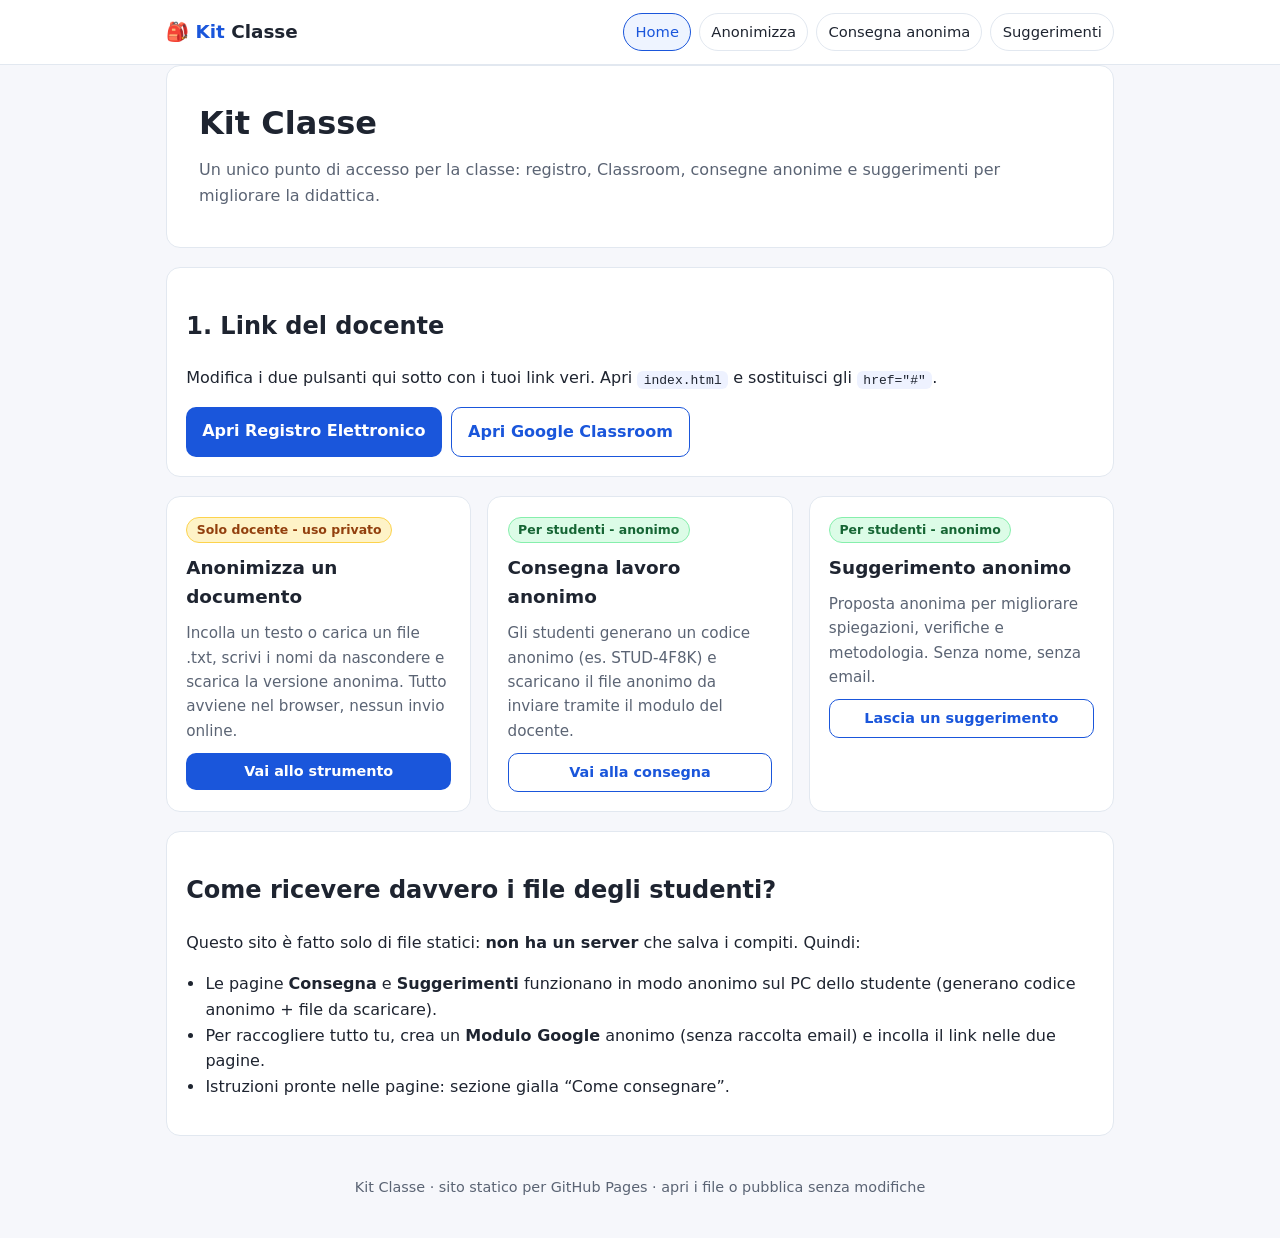
<file: index.html>
<!DOCTYPE html>
<html lang="it">
<head>
  <meta charset="UTF-8">
  <meta name="viewport" content="width=device-width, initial-scale=1.0">
  <title>Kit Classe - home</title>
  <link rel="stylesheet" href="style.css">
</head>
<body>
<header>
  <div class="nav">
    <a class="brand" href="index.html">🎒 <span>Kit</span> Classe</a>
    <nav class="links">
      <a href="index.html" class="active">Home</a>
      <a href="anonimizza.html">Anonimizza</a>
      <a href="consegna-anonima.html">Consegna anonima</a>
      <a href="suggerimenti.html">Suggerimenti</a>
    </nav>
  </div>
</header>

<main class="container">
  <section class="hero">
    <h1>Kit Classe</h1>
    <p>Un unico punto di accesso per la classe: registro, Classroom, consegne anonime e suggerimenti per migliorare la didattica.</p>
  </section>

  <section class="panel">
    <h2>1. Link del docente</h2>
    <p>Modifica i due pulsanti qui sotto con i tuoi link veri. Apri <code>index.html</code> e sostituisci gli <code>href="#"</code>.</p>
    <div class="row">
      <!-- MODIFICA QUI: incolla il link del registro al posto di # -->
      <a class="btn" href="#" id="link-registro">Apri Registro Elettronico</a>
      <!-- MODIFICA QUI: incolla il link di Google Classroom al posto di # -->
      <a class="btn secondary" href="#" id="link-classroom">Apri Google Classroom</a>
    </div>
  </section>

  <div class="grid">
    <div class="card">
      <span class="badge">Solo docente - uso privato</span>
      <h3>Anonimizza un documento</h3>
      <p>Incolla un testo o carica un file .txt, scrivi i nomi da nascondere e scarica la versione anonima. Tutto avviene nel browser, nessun invio online.</p>
      <a class="btn small" href="anonimizza.html">Vai allo strumento</a>
    </div>
    <div class="card">
      <span class="badge green">Per studenti - anonimo</span>
      <h3>Consegna lavoro anonimo</h3>
      <p>Gli studenti generano un codice anonimo (es. STUD-4F8K) e scaricano il file anonimo da inviare tramite il modulo del docente.</p>
      <a class="btn small secondary" href="consegna-anonima.html">Vai alla consegna</a>
    </div>
    <div class="card">
      <span class="badge green">Per studenti - anonimo</span>
      <h3>Suggerimento anonimo</h3>
      <p>Proposta anonima per migliorare spiegazioni, verifiche e metodologia. Senza nome, senza email.</p>
      <a class="btn small secondary" href="suggerimenti.html">Lascia un suggerimento</a>
    </div>
  </div>

  <section class="panel">
    <h2>Come ricevere davvero i file degli studenti?</h2>
    <p>Questo sito è fatto solo di file statici: <strong>non ha un server</strong> che salva i compiti. Quindi:</p>
    <ul class="list">
      <li>Le pagine <strong>Consegna</strong> e <strong>Suggerimenti</strong> funzionano in modo anonimo sul PC dello studente (generano codice anonimo + file da scaricare).</li>
      <li>Per raccogliere tutto tu, crea un <strong>Modulo Google</strong> anonimo (senza raccolta email) e incolla il link nelle due pagine.</li>
      <li>Istruzioni pronte nelle pagine: sezione gialla “Come consegnare”.</li>
    </ul>
  </section>
</main>

<footer>Kit Classe · sito statico per GitHub Pages · apri i file o pubblica senza modifiche</footer>
</body>
</html>
</file>
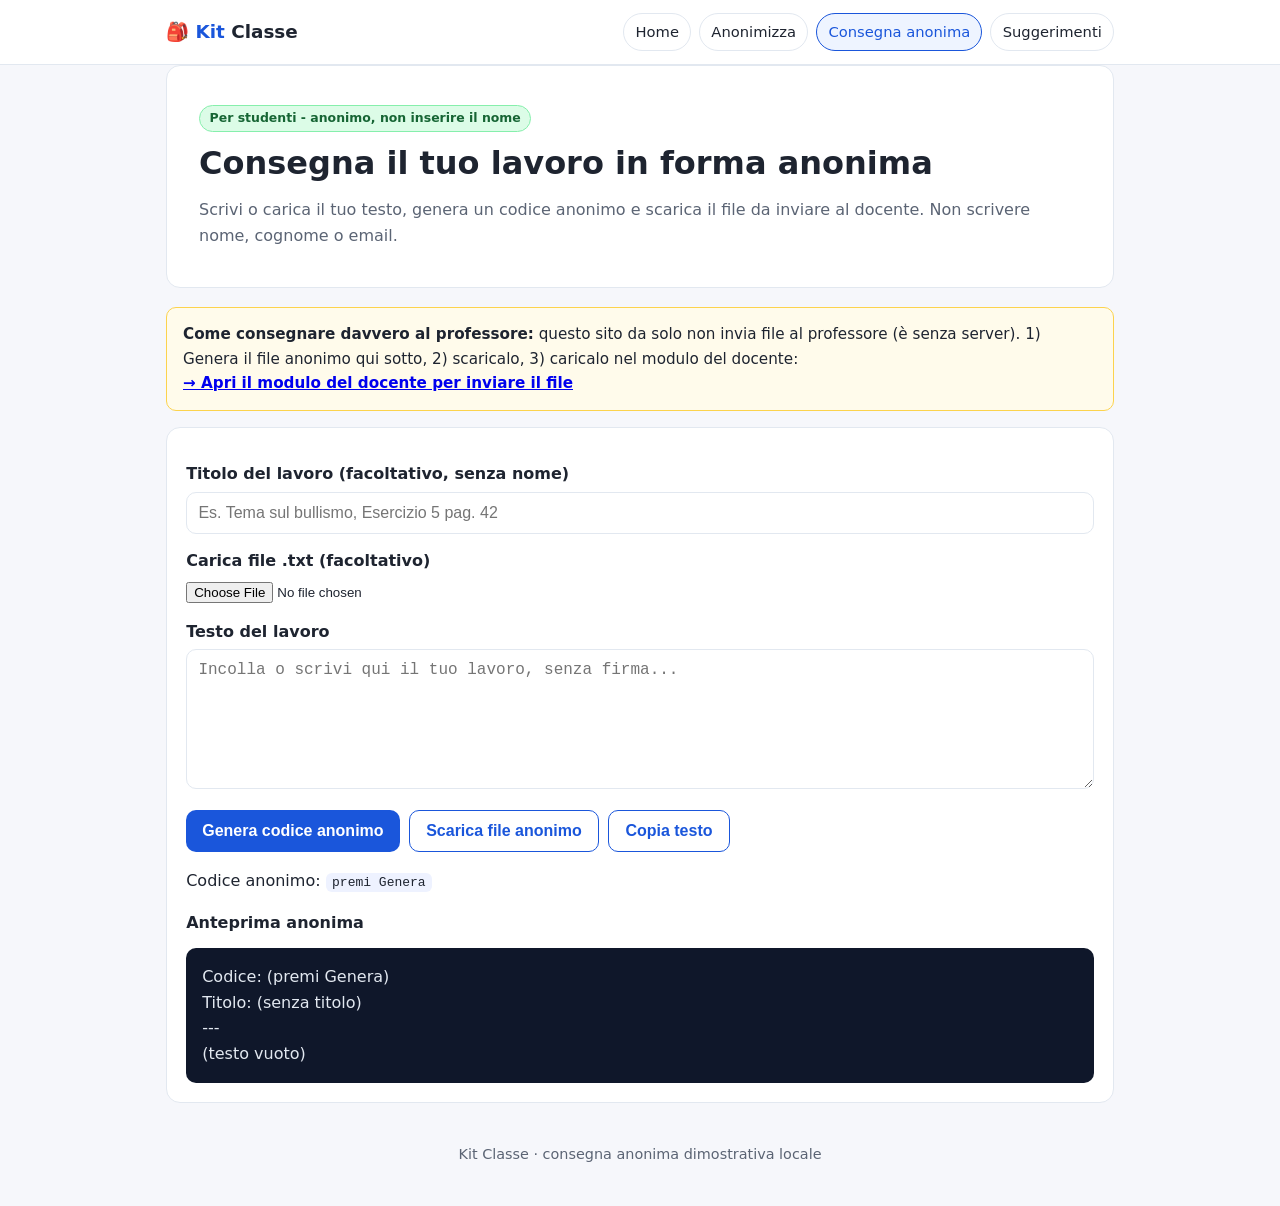
<file: consegna-anonima.html>
<!DOCTYPE html>
<html lang="it">
<head>
  <meta charset="UTF-8">
  <meta name="viewport" content="width=device-width, initial-scale=1.0">
  <title>Consegna anonima - Kit Classe</title>
  <link rel="stylesheet" href="style.css">
</head>
<body>
<header>
  <div class="nav">
    <a class="brand" href="index.html">🎒 <span>Kit</span> Classe</a>
    <nav class="links">
      <a href="index.html">Home</a>
      <a href="anonimizza.html">Anonimizza</a>
      <a href="consegna-anonima.html" class="active">Consegna anonima</a>
      <a href="suggerimenti.html">Suggerimenti</a>
    </nav>
  </div>
</header>

<main class="container">
  <section class="hero">
    <p><span class="badge green">Per studenti - anonimo, non inserire il nome</span></p>
    <h1>Consegna il tuo lavoro in forma anonima</h1>
    <p>Scrivi o carica il tuo testo, genera un codice anonimo e scarica il file da inviare al docente. Non scrivere nome, cognome o email.</p>
  </section>

  <div class="notice">
    <strong>Come consegnare davvero al professore:</strong>
    questo sito da solo non invia file al professore (è senza server).
    1) Genera il file anonimo qui sotto, 2) scaricalo, 3) caricalo nel modulo del docente:
    <!-- MODIFICA QUI: incolla il link al Modulo Google per le consegne -->
    <br><a href="#" id="link-modulo-compiti"><strong>→ Apri il modulo del docente per inviare il file</strong></a>
  </div>

  <section class="panel">
    <label for="titolo">Titolo del lavoro (facoltativo, senza nome)</label>
    <input type="text" id="titolo" placeholder="Es. Tema sul bullismo, Esercizio 5 pag. 42">
    <label for="file-lavoro">Carica file .txt (facoltativo)</label>
    <input type="file" id="file-lavoro" accept=".txt,.md">
    <label for="testo-lavoro">Testo del lavoro</label>
    <textarea id="testo-lavoro" placeholder="Incolla o scrivi qui il tuo lavoro, senza firma..."></textarea>

    <div class="row">
      <button class="btn" id="btn-generacodice">Genera codice anonimo</button>
      <button class="btn secondary" id="btn-scarica-lavoro">Scarica file anonimo</button>
      <button class="btn secondary" id="btn-copia-lavoro">Copia testo</button>
    </div>

    <p>Codice anonimo: <code id="codice">premi Genera</code></p>
    <label>Anteprima anonima</label>
    <div class="output" id="anteprima">Qui vedrai l'anteprima con il tuo codice...</div>
  </section>
</main>

<footer>Kit Classe · consegna anonima dimostrativa locale</footer>
<script src="js/consegna.js"></script>
</body>
</html>
</file>
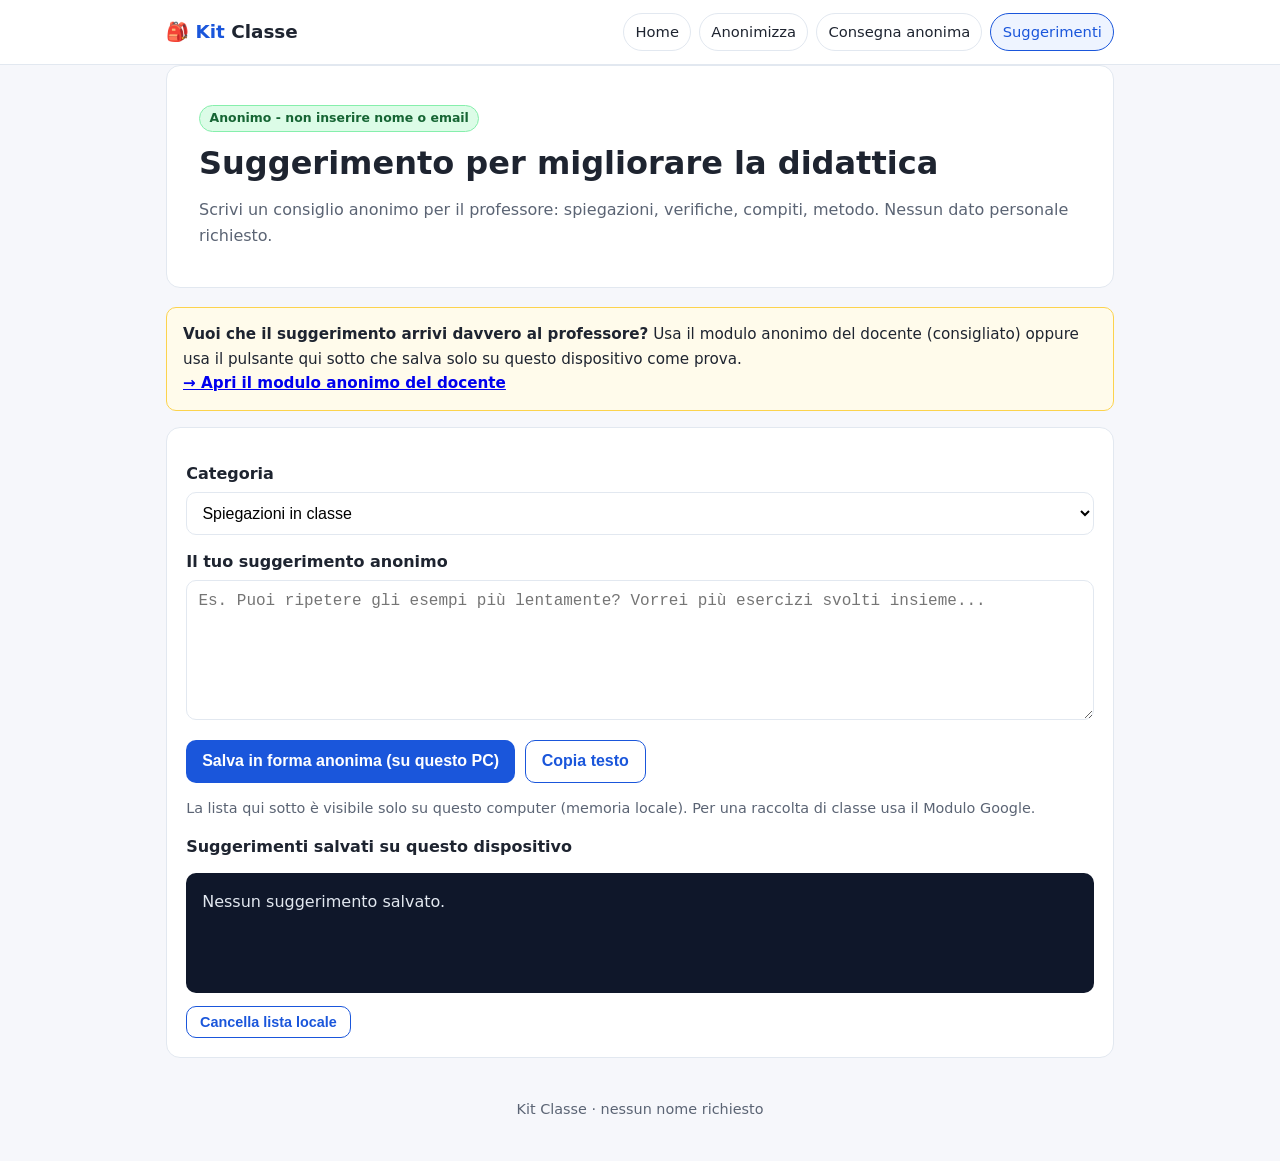
<file: suggerimenti.html>
<!DOCTYPE html>
<html lang="it">
<head>
  <meta charset="UTF-8">
  <meta name="viewport" content="width=device-width, initial-scale=1.0">
  <title>Suggerimento anonimo - Kit Classe</title>
  <link rel="stylesheet" href="style.css">
</head>
<body>
<header>
  <div class="nav">
    <a class="brand" href="index.html">🎒 <span>Kit</span> Classe</a>
    <nav class="links">
      <a href="index.html">Home</a>
      <a href="anonimizza.html">Anonimizza</a>
      <a href="consegna-anonima.html">Consegna anonima</a>
      <a href="suggerimenti.html" class="active">Suggerimenti</a>
    </nav>
  </div>
</header>

<main class="container">
  <section class="hero">
    <p><span class="badge green">Anonimo - non inserire nome o email</span></p>
    <h1>Suggerimento per migliorare la didattica</h1>
    <p>Scrivi un consiglio anonimo per il professore: spiegazioni, verifiche, compiti, metodo. Nessun dato personale richiesto.</p>
  </section>

  <div class="notice">
    <strong>Vuoi che il suggerimento arrivi davvero al professore?</strong>
    Usa il modulo anonimo del docente (consigliato) oppure usa il pulsante qui sotto che salva solo su questo dispositivo come prova.
    <!-- MODIFICA QUI: incolla il link al Modulo Google per i suggerimenti -->
    <br><a href="#" id="link-modulo-suggerimenti"><strong>→ Apri il modulo anonimo del docente</strong></a>
  </div>

  <section class="panel">
    <label for="categoria">Categoria</label>
    <select id="categoria">
      <option>Spiegazioni in classe</option>
      <option>Verifiche e interrogazioni</option>
      <option>Compiti a casa</option>
      <option>Metodo e organizzazione</option>
      <option>Altro</option>
    </select>
    <label for="suggerimento">Il tuo suggerimento anonimo</label>
    <textarea id="suggerimento" placeholder="Es. Puoi ripetere gli esempi più lentamente? Vorrei più esercizi svolti insieme..."></textarea>
    <div class="row">
      <button class="btn" id="btn-salva">Salva in forma anonima (su questo PC)</button>
      <button class="btn secondary" id="btn-copia-sugg">Copia testo</button>
    </div>
    <p style="color:#5b6474;font-size:.9rem;">La lista qui sotto è visibile solo su questo computer (memoria locale). Per una raccolta di classe usa il Modulo Google.</p>
    <label>Suggerimenti salvati su questo dispositivo</label>
    <div class="output" id="lista">Nessun suggerimento salvato.</div>
    <div class="row">
      <button class="btn secondary small" id="btn-cancella">Cancella lista locale</button>
    </div>
  </section>
</main>

<footer>Kit Classe · nessun nome richiesto</footer>
<script src="js/suggerimenti.js"></script>
</body>
</html>
</file>
<file: style.css>
/* Kit Classe - stile condiviso */
:root {
  --bg: #f6f7fb;
  --card: #ffffff;
  --text: #1e2430;
  --muted: #5b6474;
  --primary: #1a56db;
  --primary-dark: #1648b5;
  --accent: #eef4ff;
  --border: #e2e8f0;
  --radius: 14px;
}
* { box-sizing: border-box; }
body {
  margin: 0;
  font-family: system-ui, -apple-system, "Segoe UI", Roboto, Arial, sans-serif;
  background: var(--bg);
  color: var(--text);
  line-height: 1.6;
}
.container { max-width: 980px; margin: 0 auto; padding: 0 1rem; }
header {
  background: var(--card);
  border-bottom: 1px solid var(--border);
  position: sticky; top: 0; z-index: 10;
}
.nav {
  display: flex; align-items: center; justify-content: space-between;
  gap: 1rem; padding: 0.8rem 1rem; max-width: 980px; margin: 0 auto;
}
.brand { font-weight: 800; font-size: 1.15rem; text-decoration: none; color: var(--text); }
.brand span { color: var(--primary); }
nav.links { display: flex; flex-wrap: wrap; gap: 0.5rem; }
nav.links a {
  text-decoration: none; color: var(--text);
  padding: 0.4rem 0.7rem; border-radius: 999px; border: 1px solid var(--border);
  background: #fff; font-size: 0.92rem;
}
nav.links a.active, nav.links a:hover { background: var(--accent); border-color: var(--primary); color: var(--primary); }
main { padding: 2rem 0 3rem; }
.hero {
  background: var(--card); border: 1px solid var(--border);
  border-radius: var(--radius); padding: 2rem; margin-bottom: 1.2rem;
}
.hero h1 { margin: 0 0 0.5rem; font-size: 2rem; }
.hero p { margin: 0.4rem 0; color: var(--muted); }
.grid { display: grid; grid-template-columns: repeat(auto-fit, minmax(240px, 1fr)); gap: 1rem; margin: 1.2rem 0; }
.card {
  background: var(--card); border: 1px solid var(--border);
  border-radius: var(--radius); padding: 1.2rem;
  display: flex; flex-direction: column; gap: 0.6rem;
}
.card h2, .card h3 { margin: 0; font-size: 1.15rem; }
.card p { margin: 0; color: var(--muted); font-size: 0.95rem; }
.badge {
  display: inline-block; font-size: 0.78rem; font-weight: 700;
  background: #fef3c7; color: #92400e; border: 1px solid #fcd34d;
  padding: 0.15rem 0.6rem; border-radius: 999px; width: fit-content;
}
.badge.green { background: #dcfce7; color: #166534; border-color: #86efac; }
.btn {
  display: inline-block; text-align: center; cursor: pointer;
  background: var(--primary); color: #fff; border: none;
  padding: 0.7rem 1rem; border-radius: 10px; font-size: 1rem;
  text-decoration: none; font-weight: 600;
}
.btn:hover { background: var(--primary-dark); }
.btn.secondary { background: #fff; color: var(--primary); border: 1px solid var(--primary); }
.btn.small { padding: 0.45rem 0.8rem; font-size: 0.9rem; }
label { font-weight: 600; display: block; margin: 0.9rem 0 0.3rem; }
input[type="text"], textarea, select {
  width: 100%; padding: 0.7rem; border-radius: 10px;
  border: 1px solid var(--border); font-size: 1rem; background: #fff;
}
textarea { min-height: 140px; resize: vertical; }
.panel { background: var(--card); border: 1px solid var(--border); border-radius: var(--radius); padding: 1.2rem; margin: 1rem 0; }
.notice {
  background: #fffbeb; border: 1px solid #fcd34d; border-radius: 10px;
  padding: 0.9rem 1rem; margin: 1rem 0; font-size: 0.95rem;
}
.output {
  white-space: pre-wrap; background: #0f172a; color: #e2e8f0;
  border-radius: 10px; padding: 1rem; min-height: 120px; margin-top: 0.8rem;
}
.row { display: flex; flex-wrap: wrap; gap: 0.6rem; margin-top: 0.8rem; }
footer { padding: 1.5rem 0 2.5rem; color: var(--muted); font-size: 0.9rem; text-align: center; }
code { background: #eef2ff; padding: 0.1rem 0.4rem; border-radius: 6px; }
ul.list { padding-left: 1.2rem; }
</file>
